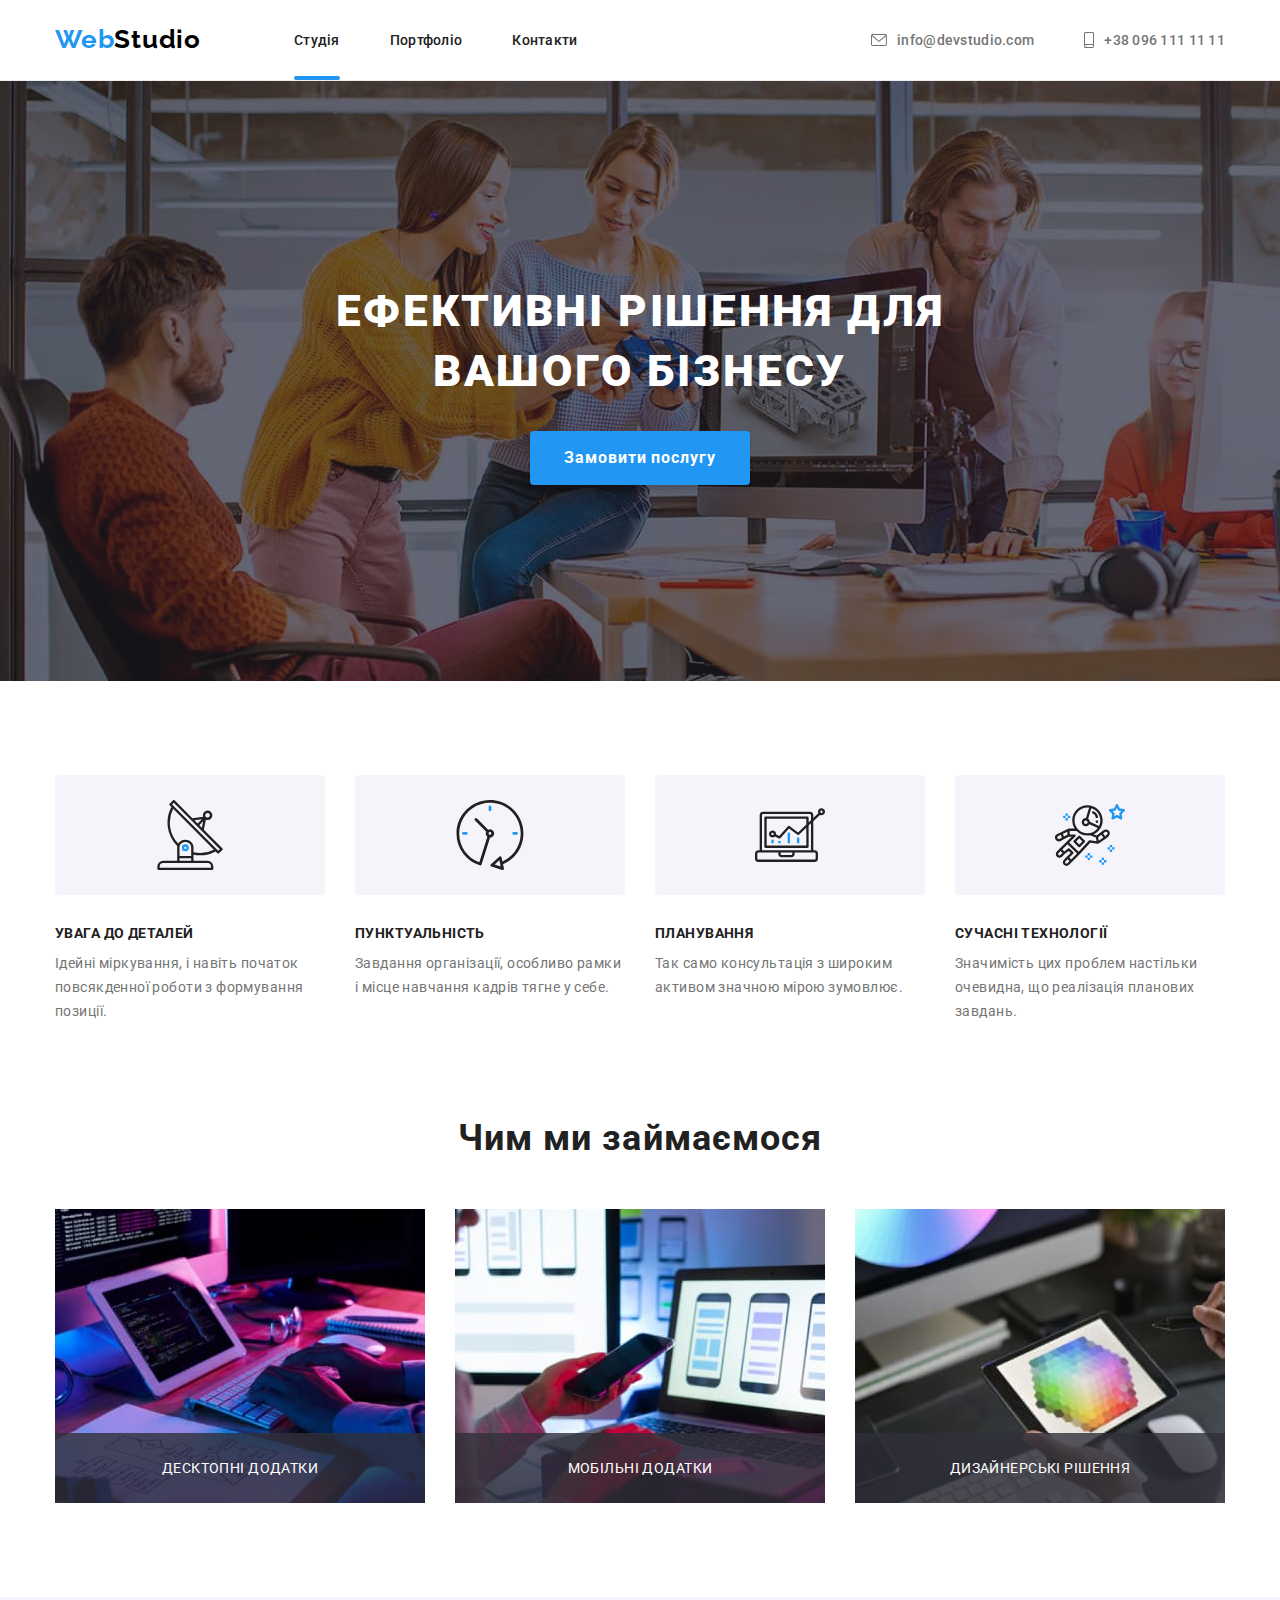
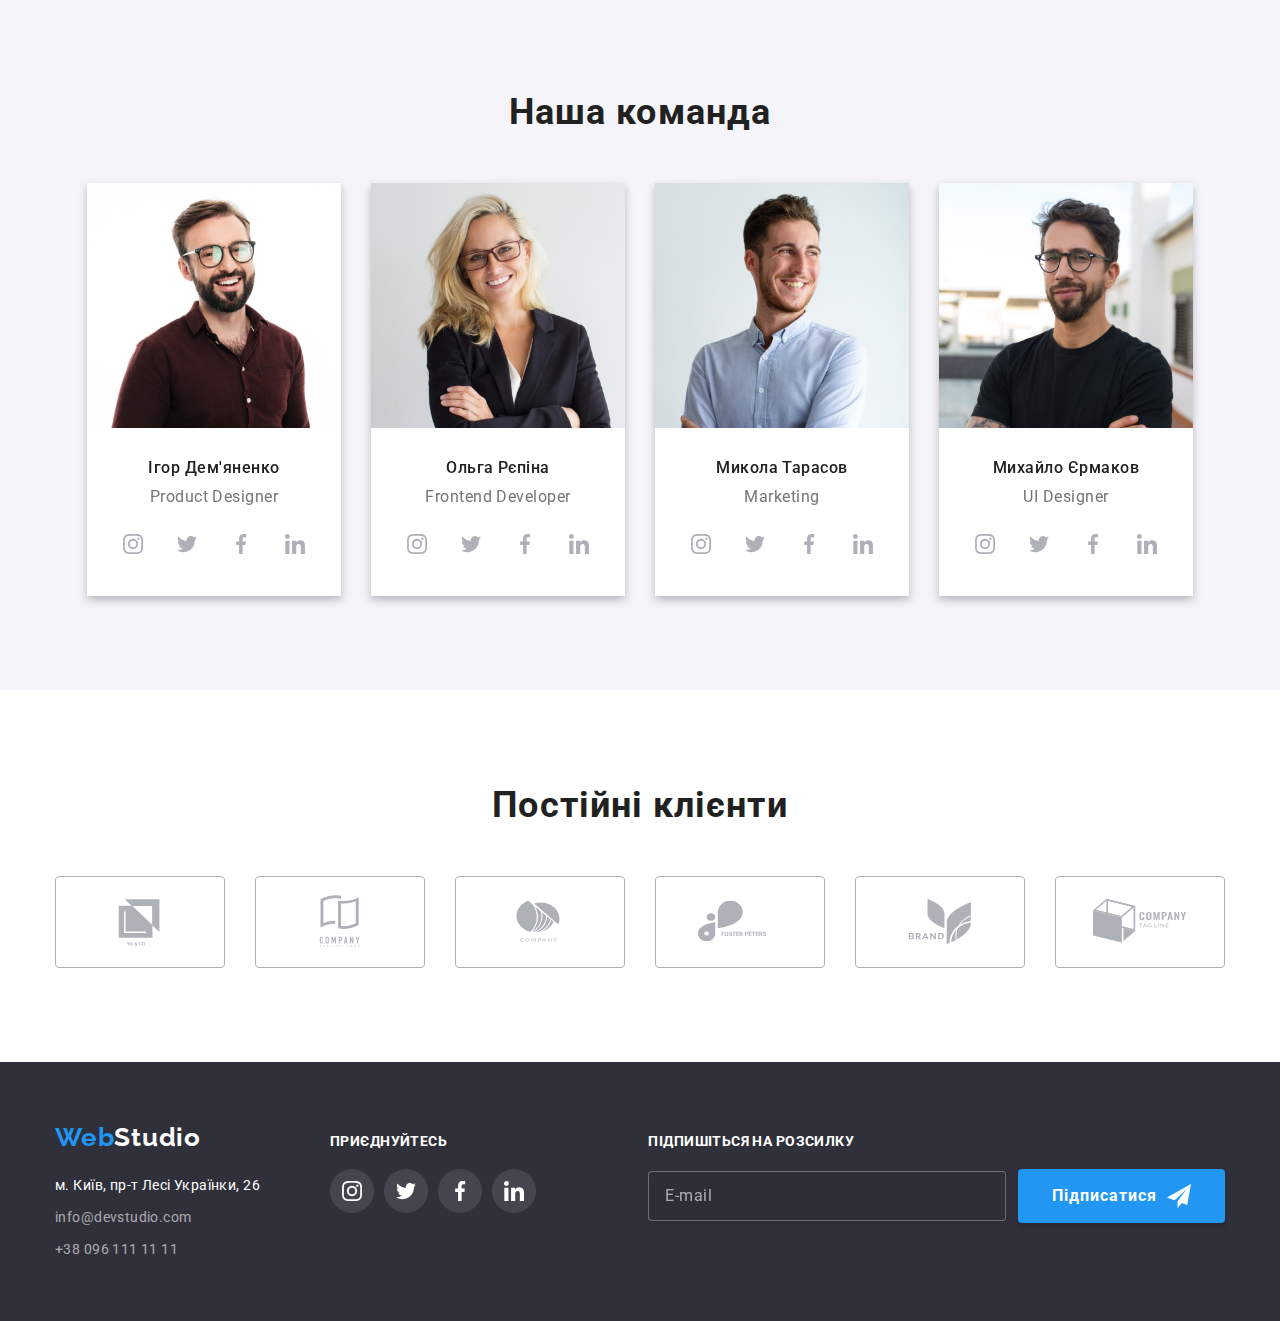
<file: index.html>
<!DOCTYPE html>
<html lang="uk">
  <head>
    <meta charset="UTF-8" />
    <meta http-equiv="X-UA-Compatible" content="IE=edge" />
    <meta name="viewport" content="width=device-width, initial-scale=1.0" />
    <title>Webstudio</title>
    <link
      rel="stylesheet"
      href="https://cdnjs.cloudflare.com/ajax/libs/modern-normalize/1.1.0/modern-normalize.css"
    />
    <link rel="preconnect" href="https://fonts.googleapis.com" />
    <link rel="preconnect" href="https://fonts.gstatic.com" crossorigin />
    <link
      href="https://fonts.googleapis.com/css2?family=Raleway:wght@700&family=Roboto:wght@400;500;700;900&display=swap"
      rel="stylesheet"
    />
    <link rel="stylesheet" href="./css/style.css" />
  </head>
  <body>
    <!-- HEADER -->
    <header>
      <div class="container">
        <a class="logo link" href="./index.html"
          >Web<span class="color-header">Studio</span></a
        >
        <nav class="header-nav">
          <ul class="list-item list">
            <li class="item">
              <a class="header-list-item link accent" href="./index.html"
                >Студія</a
              >
            </li>
            <li class="item">
              <a class="header-list-item link" href="./portfolio.html"
                >Портфоліо</a
              >
            </li>
            <li class="item">
              <a class="header-list-item link" href="#">Контакти</a>
            </li>
          </ul>
        </nav>
        <ul class="list-contact list">
          <li class="item">
            <a class="header-connection link" href="mailto:info@devstudio.com"
              ><svg width="16" height="12">
                <use href="./images/icons.svg#icon-envelope"></use></svg
              >info@devstudio.com</a
            >
          </li>
          <li class="item">
            <a class="header-connection link" href="tel:+380961111111"
              ><svg width="10" height="16">
                <use href="./images/icons.svg#icon-smartphone"></use></svg
              >+38 096 111 11 11</a
            >
          </li>
        </ul>
      </div>
    </header>
    <main>
      <!-- START -->
      <section class="start">
        <div class="container">
          <h1 class="start-title">Ефективні рішення для вашого бізнесу</h1>
          <button class="start-button button" type="button" data-modal-open>
            Замовити послугу
          </button>
        </div>
      </section>
      <!-- FEATURES -->
      <section class="features">
        <div class="container">
          <h2 class="visually-hidden">Features</h2>

          <ul class="list">
            <li class="text">
              <div class="icons-container">
                <svg class="feature-icons" width="70" height="70">
                  <use href="./images/icons.svg#icon-antenna"></use>
                </svg>
              </div>

              <h3 class="feature-titles">УВАГА ДО ДЕТАЛЕЙ</h3>
              <p class="fearture-after-title">
                Ідейні міркування, і навіть початок повсякденної роботи з
                формування позиції.
              </p>
            </li>

            <li class="text">
              <div class="icons-container">
                <svg class="feature-icons" width="70" height="70">
                  <use href="./images/icons.svg#icon-clock"></use>
                </svg>
              </div>
              <h3 class="feature-titles">ПУНКТУАЛЬНІСТЬ</h3>
              <p class="fearture-after-title">
                Завдання організації, особливо рамки і місце навчання кадрів
                тягне у себе.
              </p>
            </li>

            <li class="text">
              <div class="icons-container">
                <svg class="feature-icons" width="70" height="70">
                  <use href="./images/icons.svg#icon-diagram"></use>
                </svg>
              </div>
              <h3 class="feature-titles">ПЛАНУВАННЯ</h3>
              <p class="fearture-after-title">
                Так само консультація з широким активом значною мірою зумовлює.
              </p>
            </li>

            <li class="text">
              <div class="icons-container">
                <svg class="feature-icons" width="70" height="70">
                  <use href="./images/icons.svg#icon-astronaut"></use>
                </svg>
              </div>
              <h3 class="feature-titles">СУЧАСНІ ТЕХНОЛОГІЇ</h3>
              <p class="fearture-after-title">
                Значимість цих проблем настільки очевидна, що реалізація
                планових завдань.
              </p>
            </li>
          </ul>
        </div>
      </section>
      <!-- ABOUT -->
      <section class="about">
        <div class="container">
          <h2 class="about-title">Чим ми займаємося</h2>
          <ul class="list">
            <li class="about-img">
              <div class="about-wrapper">
                <img
                  src="./images/squoosh/boxone.jpg"
                  alt="Робота1"
                  width="370"
                />
                <p class="doing">Десктопні додатки</p>
              </div>
            </li>

            <li class="about-img">
              <div class="about-wrapper">
                <img
                  src="./images/squoosh/boxtwo.jpg"
                  alt="Робота2"
                  width="370"
                />
                <p class="doing">Мобільні додатки</p>
              </div>
            </li>

            <li class="about-img">
              <div class="about-wrapper">
                <img
                  src="./images/squoosh/boxthree.jpg"
                  alt="Робота3"
                  width="370"
                />
                <p class="doing">Дизайнерські рішення</p>
              </div>
            </li>
          </ul>
        </div>
      </section>
      <!-- TEAM -->
      <section class="team">
        <div class="container">
          <h2 class="team-main-title">Наша команда</h2>
          <ul class="team-list list">
            <li class="team-iteam">
              <img
                src="./images/squoosh/igor.jpg"
                alt="Product Designer"
                width="270"
              />
              <div class="team-text">
                <h3 class="team-title">Ігор Дем'яненко</h3>
                <p class="after-title">Product Designer</p>
                <ul class="social-icons list">
                  <li class="social-item">
                    <a class="social-link link" href="#">
                      <svg class="icons-svg" width="20" height="20">
                        <use href="./images/icons.svg#icon-instagram"></use>
                      </svg>
                    </a>
                  </li>
                  <li class="social-item">
                    <a class="social-link link" href="#">
                      <svg class="icons-svg" width="20" height="20">
                        <use href="./images/icons.svg#icon-twitter"></use>
                      </svg>
                    </a>
                  </li>
                  <li class="social-item">
                    <a class="social-link link" href="#">
                      <svg class="icons-svg" width="20" height="20">
                        <use href="./images/icons.svg#icon-facebook"></use>
                      </svg>
                    </a>
                  </li>
                  <li class="social-item">
                    <a class="social-link link" href="#">
                      <svg class="icons-svg" width="20" height="20">
                        <use href="./images/icons.svg#icon-linkedin"></use>
                      </svg>
                    </a>
                  </li>
                </ul>
              </div>
            </li>
            <li class="team-iteam">
              <img
                src="./images/squoosh/olga.jpg"
                alt="Frontend Developer"
                width="270"
              />
              <div class="team-text">
                <h3 class="team-title">Ольга Рєпіна</h3>
                <p class="after-title">Frontend Developer</p>
                <ul class="social-icons list">
                  <li class="social-item">
                    <a class="social-link link" href="#">
                      <svg class="icons-svg" width="20" height="20">
                        <use href="./images/icons.svg#icon-instagram"></use>
                      </svg>
                    </a>
                  </li>
                  <li class="social-item">
                    <a class="social-link link" href="#">
                      <svg class="icons-svg" width="20" height="20">
                        <use href="./images/icons.svg#icon-twitter"></use>
                      </svg>
                    </a>
                  </li>
                  <li class="social-item">
                    <a class="social-link link" href="#">
                      <svg class="icons-svg" width="20" height="20">
                        <use href="./images/icons.svg#icon-facebook"></use>
                      </svg>
                    </a>
                  </li>
                  <li class="social-item">
                    <a class="social-link link" href="#">
                      <svg class="icons-svg" width="20" height="20">
                        <use href="./images/icons.svg#icon-linkedin"></use>
                      </svg>
                    </a>
                  </li>
                </ul>
              </div>
            </li>
            <li class="team-iteam">
              <img
                src="./images/squoosh/kolia.jpg"
                alt="Marketing"
                width="270"
              />
              <div class="team-text">
                <h3 class="team-title">Микола Тарасов</h3>
                <p class="after-title">Marketing</p>
                <ul class="social-icons list">
                  <li class="social-item">
                    <a class="social-link link" href="#">
                      <svg class="icons-svg" width="20" height="20">
                        <use href="./images/icons.svg#icon-instagram"></use>
                      </svg>
                    </a>
                  </li>
                  <li class="social-item">
                    <a class="social-link link" href="#">
                      <svg class="icons-svg" width="20" height="20">
                        <use href="./images/icons.svg#icon-twitter"></use>
                      </svg>
                    </a>
                  </li>
                  <li class="social-item">
                    <a class="social-link link" href="#">
                      <svg class="icons-svg" width="20" height="20">
                        <use href="./images/icons.svg#icon-facebook"></use>
                      </svg>
                    </a>
                  </li>
                  <li class="social-item">
                    <a class="social-link link" href="#">
                      <svg class="icons-svg" width="20" height="20">
                        <use href="./images/icons.svg#icon-linkedin"></use>
                      </svg>
                    </a>
                  </li>
                </ul>
              </div>
            </li>
            <li class="team-iteam">
              <img
                src="./images/squoosh/misha.jpg"
                alt="UI Designer"
                width="270"
              />
              <div class="team-text">
                <h3 class="team-title">Михайло Єрмаков</h3>
                <p class="after-title">UI Designer</p>
                <ul class="social-icons list">
                  <li class="social-item">
                    <a class="social-link link" href="#">
                      <svg class="icons-svg" width="20" height="20">
                        <use href="./images/icons.svg#icon-instagram"></use>
                      </svg>
                    </a>
                  </li>
                  <li class="social-item">
                    <a class="social-link link" href="#">
                      <svg class="icons-svg" width="20" height="20">
                        <use href="./images/icons.svg#icon-twitter"></use>
                      </svg>
                    </a>
                  </li>
                  <li class="social-item">
                    <a class="social-link link" href="#">
                      <svg class="icons-svg" width="20" height="20">
                        <use href="./images/icons.svg#icon-facebook"></use>
                      </svg>
                    </a>
                  </li>
                  <li class="social-item">
                    <a class="social-link link" href="#">
                      <svg class="icons-svg" width="20" height="20">
                        <use href="./images/icons.svg#icon-linkedin"></use>
                      </svg>
                    </a>
                  </li>
                </ul>
              </div>
            </li>
          </ul>
        </div>
      </section>
      <!-- CLIENTS -->
      <section class="clients">
        <div class="container">
          <h2 class="clients-title">Постійні клієнти</h2>
          <nav class="clients-nav">
            <ul class="list">
              <li class="clients-items">
                <a class="link-nav link" href="#"
                  ><svg class="clients-svg" width="106" height="60">
                    <use href="./images/icons.svg#icon-group"></use>
                  </svg>
                </a>
              </li>
              <li class="clients-items">
                <a class="link-nav link" href="#"
                  ><svg class="clients-svg" width="106" height="60">
                    <use href="./images/icons.svg#icon-c-tegline"></use>
                  </svg>
                </a>
              </li>
              <li class="clients-items">
                <a class="link-nav link" href="#"
                  ><svg class="clients-svg" width="106" height="60">
                    <use href="./images/icons.svg#icon-company"></use>
                  </svg>
                </a>
              </li>
              <li class="clients-items">
                <a class="link-nav link" href="#"
                  ><svg class="clients-svg" width="106" height="60">
                    <use href="./images/icons.svg#icon-foster"></use>
                  </svg>
                </a>
              </li>
              <li class="clients-items">
                <a class="link-nav link" href="#"
                  ><svg class="clients-svg" width="106" height="60">
                    <use href="./images/icons.svg#icon-brand"></use>
                  </svg>
                </a>
              </li>
              <li class="clients-items">
                <a class="link-nav link" href="#"
                  ><svg class="clients-svg" width="106" height="60">
                    <use href="./images/icons.svg#icon-tegline"></use>
                  </svg>
                </a>
              </li>
            </ul>
          </nav>
        </div>
      </section>
    </main>
    <!-- FOOTER -->
    <footer>
      <div class="container">
        <div class="footer-container">
          <a class="logo link" href="/"
            >Web<span class="color-footer">Studio</span></a
          >
          <address class="address">
            <ul class="list">
              <li class="items">
                <a
                  class="footer-address link footer-color"
                  href="https://goo.gl/maps/bSSHPCnqy66o2TcW6"
                  target="_blank"
                  rel="noopenner nofollow noreferrer"
                  >м. Київ, пр-т Лесі Українки, 26</a
                >
              </li>
              <li class="items">
                <a
                  class="footer-mail link footer-color"
                  href="mailto:info@devstudio.com"
                  >info@devstudio.com</a
                >
              </li>
              <li class="items">
                <a class="footer-tel link footer-color" href="tel:+380961111111"
                  >+38 096 111 11 11</a
                >
              </li>
            </ul>
          </address>
        </div>
        <div class="footer-socials">
          <p class="footer-title">приєднуйтесь</p>
          <ul class="footer-icons list">
            <li class="footer-item">
              <a class="footer-link link" href="#">
                <svg class="icons-svg" width="20" height="20">
                  <use href="./images/icons.svg#icon-instagram"></use>
                </svg>
              </a>
            </li>
            <li class="footer-item">
              <a class="footer-link link" href="#">
                <svg class="icons-svg" width="20" height="20">
                  <use href="./images/icons.svg#icon-twitter"></use>
                </svg>
              </a>
            </li>
            <li class="footer-item">
              <a class="footer-link link" href="#">
                <svg class="icons-svg" width="20" height="20">
                  <use href="./images/icons.svg#icon-facebook"></use>
                </svg>
              </a>
            </li>
            <li class="footer-item">
              <a class="footer-link link" href="#">
                <svg class="icons-svg" width="20" height="20">
                  <use href="./images/icons.svg#icon-linkedin"></use>
                </svg>
              </a>
            </li>
          </ul>
        </div>
        <div class="footer-signup">
          <form>
            <p class="footer-send">Підпишіться на розсилку</p>
            <div class="container-send">
              <label class="label-send">
                <input
                  class="input-send"
                  type="email"
                  name="mail"
                  id="mail"
                  placeholder="E-mail"
                />
              </label>
              <button class="send-button button" type="submit">
                Підписатися
              </button>
            </div>
          </form>
        </div>
      </div>
    </footer>
    <div class="modal-backdrop is-hidden" data-modal>
      <div class="modal">
        <div class="close-sign">
          <svg class="close-icon" width="30" height="30" data-modal-close>
            <use href="./images/icons.svg#icon-close"></use>
          </svg>
        </div>
        <form class="form">
          <p class="form-text">Залиште свої дані, ми вам передзвонимо</p>

          <label class="form-container">
            <span class="label-text">Ім'я</span>
            <input type="text" name="name" class="form-input" />
            <svg class="form-icon" width="18" height="18">
              <use href="./images/icons.svg#icon-person-black"></use>
            </svg>
          </label>

          <label class="form-container">
            <span class="label-text">Телефон</span>
            <input type="tel" name="tel" class="form-input" />

            <svg class="form-icon" width="18" height="18">
              <use href="./images/icons.svg#icon-phone-black"></use>
            </svg>
          </label>
          <label class="form-container">
            <span class="label-text">Пошта</span>
            <input type="email" name="mail" class="form-input" />

            <svg class="form-icon" width="18" height="18">
              <use href="./images/icons.svg#icon-email-black"></use>
            </svg>
          </label>
          <label class="form-container comment-container">
            <span class="label-text">Коментар</span>
            <textarea
              name="comment"
              class="comment"
              placeholder="Введіть текст"
            ></textarea>
          </label>

          <label class="check-container">
            <input class="checkbox" type="checkbox" name="agree" />
            <span class="form-marker"></span>
            <span class="marker-text"
              >Погоджуюся з розсилкою та приймаю
              <a class="form-link" href="#">Умови договору</a></span
            >
          </label>

          <button class="form-button button" type="submit">Відправити</button>
        </form>
      </div>
    </div>
    <script src="./js/modal.js"></script>
  </body>
</html>
</file>
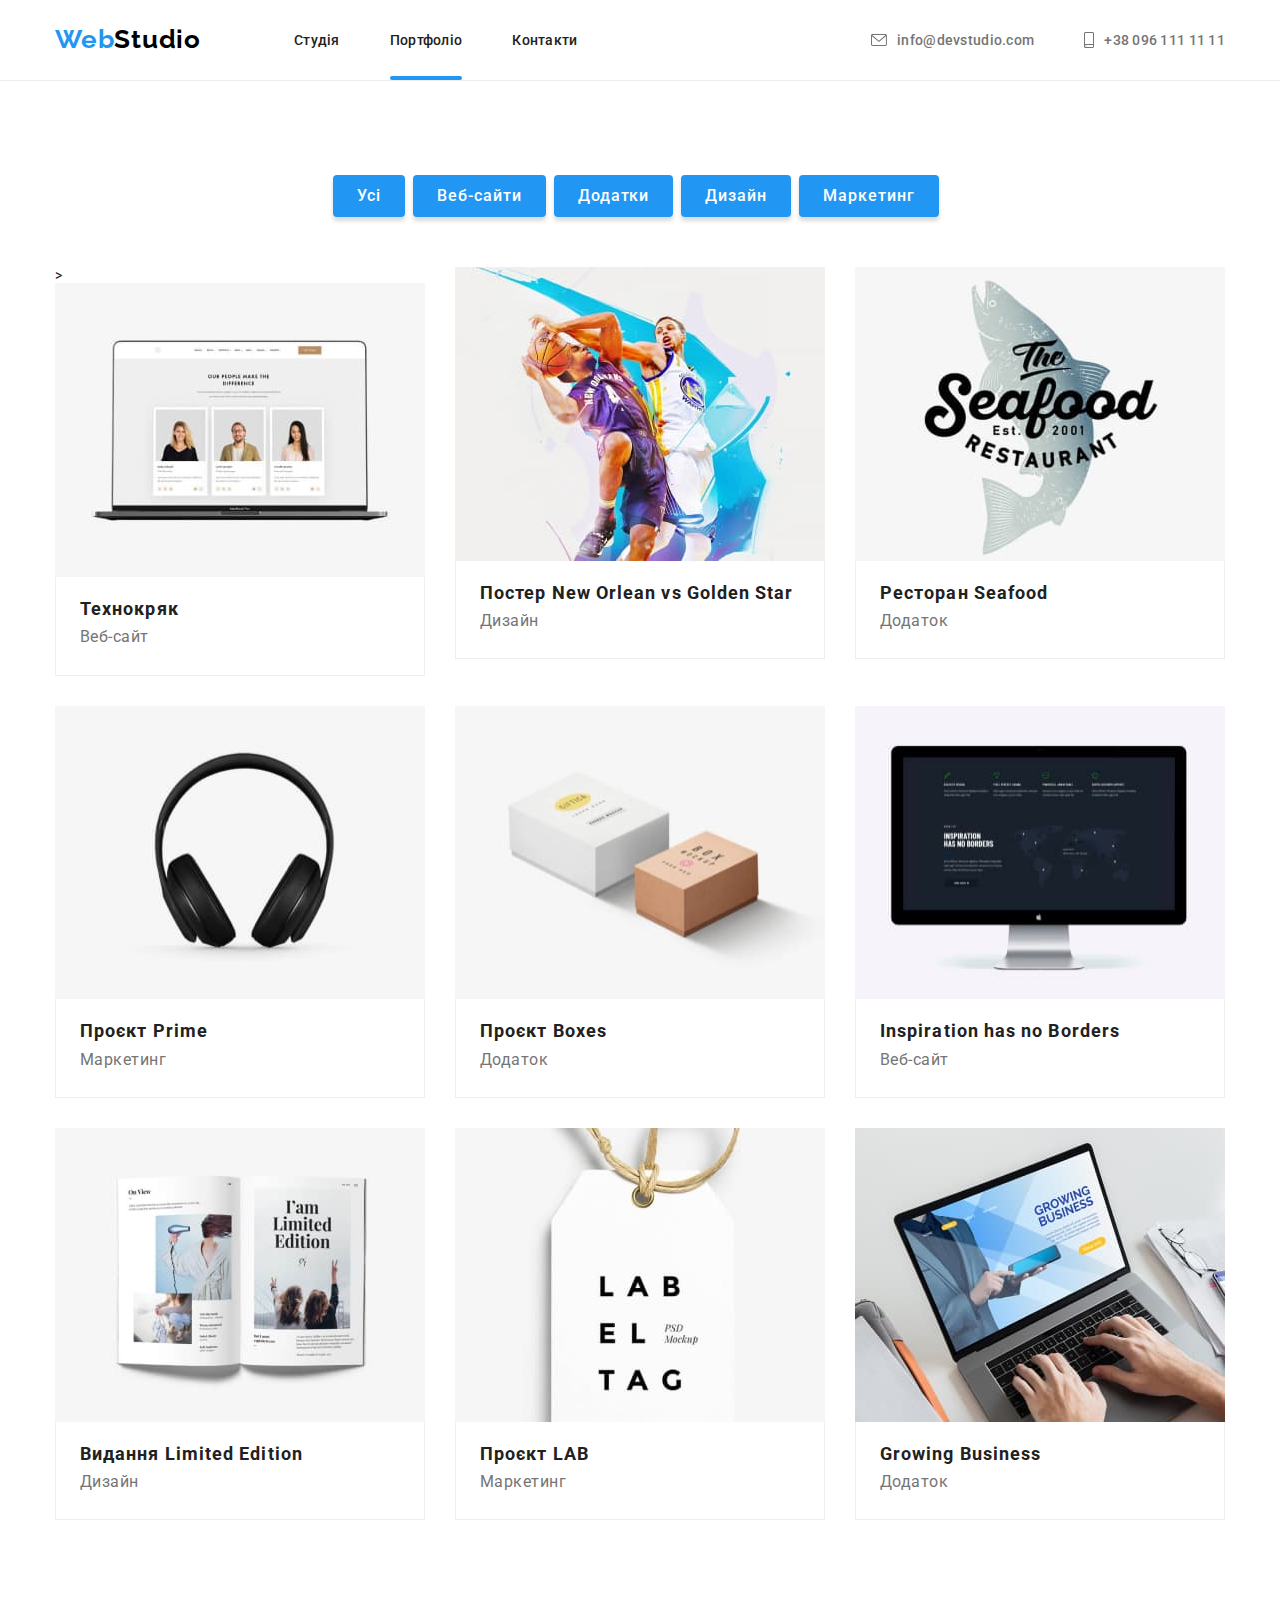
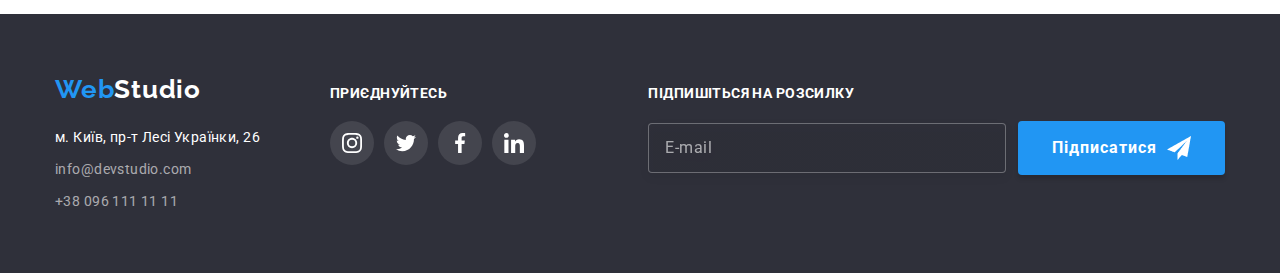
<file: portfolio.html>
<!DOCTYPE html>
<html lang="uk">
  <head>
    <meta charset="UTF-8" />
    <meta http-equiv="X-UA-Compatible" content="IE=edge" />
    <meta name="viewport" content="width=device-width, initial-scale=1.0" />
    <title>Portfolio</title>
    <link
      rel="stylesheet"
      href="https://cdnjs.cloudflare.com/ajax/libs/modern-normalize/1.1.0/modern-normalize.css"
    />
    <link rel="preconnect" href="https://fonts.googleapis.com" />
    <link rel="preconnect" href="https://fonts.gstatic.com" crossorigin />
    <link
      href="https://fonts.googleapis.com/css2?family=Raleway:wght@700&family=Roboto:wght@400;500;700;900&display=swap"
      rel="stylesheet"
    />
    <link rel="stylesheet" href="./css/style.css" />
  </head>
  <body>
    <!-- HEADER -->
    <header>
      <div class="container">
        <a class="logo link" href="./index.html"
          >Web<span class="color-header">Studio</span></a
        >
        <nav class="header-nav">
          <ul class="list-item list">
            <li class="item">
              <a class="header-list-item link" href="./index.html">Студія</a>
            </li>
            <li class="item">
              <a class="header-list-item link accent" href="./portfolio.html"
                >Портфоліо</a
              >
            </li>
            <li class="item">
              <a class="header-list-item link" href="#">Контакти</a>
            </li>
          </ul>
        </nav>
        <ul class="list-contact list">
          <li class="item">
            <a class="header-connection link" href="mailto:info@devstudio.com"
              ><svg width="16" height="12">
                <use href="./images/icons.svg#icon-envelope"></use></svg
              >info@devstudio.com</a
            >
          </li>
          <li class="item">
            <a class="header-connection link" href="tel:+380961111111"
              ><svg width="10" height="16">
                <use href="./images/icons.svg#icon-smartphone"></use></svg
              >+38 096 111 11 11</a
            >
          </li>
        </ul>
      </div>
    </header>
    <main>
      <!--BUTTON-->
      <section class="portfolio-button">
        <div class="container">
          <h1 class="visually-hidden">Portfolio</h1>
          <ul class="portfolio-list list">
            <li class="item">
              <button class="portfolio-btn button" type="button">Усі</button>
            </li>
            <li class="item">
              <button class="portfolio-btn button" type="button">
                Веб-сайти
              </button>
            </li>
            <li class="item">
              <button class="portfolio-btn button" type="button">
                Додатки
              </button>
            </li>
            <li class="item">
              <button class="portfolio-btn button" type="button">Дизайн</button>
            </li>
            <li class="item">
              <button class="portfolio-btn button" type="button">
                Маркетинг
              </button>
            </li>
          </ul>
          <!--Portfolio-->
          <ul class="portfolio-main-list list">
            <li class="main-items">
              <div class="portfolio-wrapper">
                <a class="portfolio-link link" href="/">
                  ><img src="./images/tehno.jpg" alt="Технокряк" />
                  <div class="text-window">
                    Ресурс пропонує комплексні пропозиції з різним рівнем
                    функціоналу та сервісів. Все це дозволить відвідувачу
                    отримати вичерпні відомості про компанію чи приватну особу.
                  </div>

                  <div class="portfolio-text">
                    <h2 class="portfolio-title">Технокряк</h2>
                    <p class="portfolio-after-title">Веб-сайт</p>
                  </div>
                </a>
              </div>
            </li>

            <li class="main-items">
              <div class="portfolio-wrapper">
                <a class="portfolio-link link" href="/">
                  <img
                    src="./images/goldenstar.jpg"
                    alt="Постер Новий орлеан"
                  />
                  <div class="text-window">
                    Ресурс пропонує комплексні пропозиції з різним рівнем
                    функціоналу та сервісів. Все це дозволить відвідувачу
                    отримати вичерпні відомості про компанію чи приватну особу.
                  </div>
                  <div class="portfolio-text">
                    <h2 class="portfolio-title">
                      Постер New Orlean vs Golden Star
                    </h2>
                    <p class="portfolio-after-title">Дизайн</p>
                  </div>
                </a>
              </div>
            </li>

            <li class="main-items">
              <div class="portfolio-wrapper">
                <a class="portfolio-link link" href="/">
                  <img src="./images/seafood.jpg" alt="Ресторан Морепродукти" />
                  <div class="text-window">
                    Ресурс пропонує комплексні пропозиції з різним рівнем
                    функціоналу та сервісів. Все це дозволить відвідувачу
                    отримати вичерпні відомості про компанію чи приватну особу.
                  </div>

                  <div class="portfolio-text">
                    <h2 class="portfolio-title">Ресторан Seafood</h2>
                    <p class="portfolio-after-title">Додаток</p>
                  </div>
                </a>
              </div>
            </li>

            <li class="main-items">
              <div class="portfolio-wrapper">
                <a class="portfolio-link link" href="/">
                  <img src="./images/prime.jpg" alt="Проєкт" />
                  <div class="text-window">
                    Ресурс пропонує комплексні пропозиції з різним рівнем
                    функціоналу та сервісів. Все це дозволить відвідувачу
                    отримати вичерпні відомості про компанію чи приватну особу.
                  </div>

                  <div class="portfolio-text">
                    <h2 class="portfolio-title">Проєкт Prime</h2>
                    <p class="portfolio-after-title">Маркетинг</p>
                  </div>
                </a>
              </div>
            </li>

            <li class="main-items">
              <div class="portfolio-wrapper">
                <a class="portfolio-link link" href="/">
                  <img src="./images/boxes.jpg" alt="Проєкт Коробки" />
                  <div class="text-window">
                    Ресурс пропонує комплексні пропозиції з різним рівнем
                    функціоналу та сервісів. Все це дозволить відвідувачу
                    отримати вичерпні відомості про компанію чи приватну особу.
                  </div>

                  <div class="portfolio-text">
                    <h2 class="portfolio-title">Проєкт Boxes</h2>
                    <p class="portfolio-after-title">Додаток</p>
                  </div>
                </a>
              </div>
            </li>

            <li class="main-items">
              <div class="portfolio-wrapper">
                <a class="portfolio-link link" href="/">
                  <img src="./images/inspsration.jpg" alt="Натхнення" />
                  <div class="text-window">
                    Ресурс пропонує комплексні пропозиції з різним рівнем
                    функціоналу та сервісів. Все це дозволить відвідувачу
                    отримати вичерпні відомості про компанію чи приватну особу.
                  </div>

                  <div class="portfolio-text">
                    <h2 class="portfolio-title">Inspiration has no Borders</h2>
                    <p class="portfolio-after-title">Веб-сайт</p>
                  </div>
                </a>
              </div>
            </li>

            <li class="main-items">
              <div class="portfolio-wrapper">
                <a class="portfolio-link link" href="/">
                  <img src="./images/edition.jpg" alt="Видання" />
                  <div class="text-window">
                    Ресурс пропонує комплексні пропозиції з різним рівнем
                    функціоналу та сервісів. Все це дозволить відвідувачу
                    отримати вичерпні відомості про компанію чи приватну особу.
                  </div>

                  <div class="portfolio-text">
                    <h2 class="portfolio-title">Видання Limited Edition</h2>
                    <p class="portfolio-after-title">Дизайн</p>
                  </div>
                </a>
              </div>
            </li>

            <li class="main-items">
              <div class="portfolio-wrapper">
                <a class="portfolio-link link" href="/">
                  <img src="./images/lab.jpg" alt="Проєкт ЛАБ" />
                  <div class="text-window">
                    Ресурс пропонує комплексні пропозиції з різним рівнем
                    функціоналу та сервісів. Все це дозволить відвідувачу
                    отримати вичерпні відомості про компанію чи приватну особу.
                  </div>

                  <div class="portfolio-text">
                    <h2 class="portfolio-title">Проєкт LAB</h2>
                    <p class="portfolio-after-title">Маркетинг</p>
                  </div>
                </a>
              </div>
            </li>

            <li class="main-items">
              <div class="portfolio-wrapper">
                <a class="portfolio-link link" href="/">
                  <img src="./images/business.jpg" alt="Ріст бізнесу" />
                  <div class="text-window">
                    Ресурс пропонує комплексні пропозиції з різним рівнем
                    функціоналу та сервісів. Все це дозволить відвідувачу
                    отримати вичерпні відомості про компанію чи приватну особу.
                  </div>

                  <div class="portfolio-text">
                    <h2 class="portfolio-title">Growing Business</h2>
                    <p class="portfolio-after-title">Додаток</p>
                  </div>
                </a>
              </div>
            </li>
          </ul>
        </div>
      </section>
    </main>
    <!-- FOOTER -->
    <footer>
      <div class="container">
        <div class="footer-container">
          <a class="logo link" href="/"
            >Web<span class="color-footer">Studio</span></a
          >
          <address class="address">
            <ul class="list">
              <li class="items">
                <a
                  class="footer-address link footer-color"
                  href="https://goo.gl/maps/bSSHPCnqy66o2TcW6"
                  target="_blank"
                  rel="noopenner nofollow noreferrer"
                  >м. Київ, пр-т Лесі Українки, 26</a
                >
              </li>
              <li class="items">
                <a
                  class="footer-mail link footer-color"
                  href="mailto:info@devstudio.com"
                  >info@devstudio.com</a
                >
              </li>
              <li class="items">
                <a class="footer-tel link footer-color" href="tel:+380961111111"
                  >+38 096 111 11 11</a
                >
              </li>
            </ul>
          </address>
        </div>
        <div class="footer-socials">
          <p class="footer-title">приєднуйтесь</p>
          <ul class="footer-icons list">
            <li class="footer-item">
              <a class="footer-link link" href="#">
                <svg class="icons-svg" width="20" height="20">
                  <use href="./images/icons.svg#icon-instagram"></use>
                </svg>
              </a>
            </li>
            <li class="footer-item">
              <a class="footer-link link" href="#">
                <svg class="icons-svg" width="20" height="20">
                  <use href="./images/icons.svg#icon-twitter"></use>
                </svg>
              </a>
            </li>
            <li class="footer-item">
              <a class="footer-link link" href="#">
                <svg class="icons-svg" width="20" height="20">
                  <use href="./images/icons.svg#icon-facebook"></use>
                </svg>
              </a>
            </li>
            <li class="footer-item">
              <a class="footer-link link" href="#">
                <svg class="icons-svg" width="20" height="20">
                  <use href="./images/icons.svg#icon-linkedin"></use>
                </svg>
              </a>
            </li>
          </ul>
        </div>
        <div class="footer-signup">
          <form>
            <p class="footer-send">Підпишіться на розсилку</p>
            <div class="container-send">
              <label class="label-send">
                <input
                  class="input-send"
                  type="email"
                  name="mail"
                  id="mail"
                  placeholder="E-mail"
                />
              </label>
              <button class="send-button button" type="submit">
                Підписатися
              </button>
            </div>
          </form>
        </div>
      </div>
    </footer>
  </body>
</html>
</file>
<file: css/style.css>
/*General styles*/
:root {
  --main-color: #212121;
  --second-color: #757575;
  --accent-color: #2196f3;
  --third-color: #ffffff;
  --contact-color: rgba(255, 255, 255, 0.6);
  --black-color: #000000;
  --accent-btn-color: #188ce8;
  --footer-color: #2f303a;
  --background-color: #f5f4fa;
  --icon-color: #afb1b8;
  --border-color: #eeeeee;
}
body {
  font-family: "Roboto", "Raleway", "Tahoma", san-serif;
  background-color: var(--third-color);
  color: var(--main-color);
  font-size: 14px;
}
h1,
h2,
h3,
p,
ul {
  margin: 0;
  padding: 0;
}
.container {
  width: 1200px;
  margin-left: auto;
  margin-right: auto;
  padding-left: 15px;
  padding-right: 15px;
}
.link {
  text-decoration: none;
  transition: color 250ms cubic-bezier(0.4, 0, 0.2, 1);
}
.list {
  list-style: none;
}
.logo {
  font-family: "Raleway", sans-serif;
  font-weight: 700;
  font-size: 26px;
  line-height: calc(31 / 26);
  letter-spacing: 0.03em;
  color: var(--accent-color);
}
.color-header {
  color: var(--black-color);
}
.color-footer {
  color: var(--third-color);
}
.button {
  display: inline-block;
  margin: 0 auto;
  padding: 10px 32px;
  font-weight: 700;
  font-size: 16px;
  line-height: calc(30 / 16);
  display: flex;
  align-items: center;
  text-align: center;
  letter-spacing: 0.06em;
  color: var(--third-color);
  background: var(--accent-color);
  border-radius: 4px;
  box-shadow: 0px 4px 4px rgba(0, 0, 0, 0.15);
  border-color: transparent;
  transition: color 250ms cubic-bezier(0.4, 0, 0.2, 1);

  cursor: pointer;
  font-family: inherit;
}
.button:hover,
.button:focus {
  background-color: var(--accent-btn-color);
}

.visually-hidden {
  position: absolute;
  width: 1px;
  height: 1px;
  margin: -1px;
  border: 0;
  padding: 0;
  white-space: nowrap;
  clip-path: inset(100%);
  clip: rect(0 0 0 0);
  overflow: hidden;
}
img {
  display: block;
  width: 100%;
  height: auto;
}
svg {
  fill: var(--icon-color);
}
/*Header styles*/

header {
  border-bottom: 1px solid #ececec;
}

header .container {
  display: flex;
  align-items: center;
}
.list-item {
  display: flex;
}

.list-contact {
  display: flex;
  margin-left: auto;
  align-items: center;
}
.header-list-item {
  padding-top: 32px;
  padding-bottom: 32px;
  font-weight: 500;
  line-height: calc(16 / 14);
  letter-spacing: 0.02em;
  font-family: inherit;
  color: inherit;
}
.list-item .item:not(:last-child) {
  margin-right: 50px;
}

.header-list-item:hover,
.header-list-item:focus {
  color: var(--accent-color);
}

header .logo {
  margin-right: 93px;
  padding-top: 24px;
  padding-bottom: 25px;
}

.list-contact .item:not(:last-child) {
  margin-right: 50px;
}

.list-contact svg {
  margin-right: 10px;
  fill: currentColor;
}
.header-connection {
  display: flex;
  align-items: center;
  font-weight: 500;
  line-height: calc(16 / 14);
  letter-spacing: 0.02em;
  color: var(--second-color);
}
.header-connection:hover,
.header-connection:focus {
  color: var(--accent-color);
}
.accent {
  position: relative;
}
.accent:visited {
  color: var(--accent-color);
}
.accent::after {
  content: "";
  display: inline-block;
  width: 100%;
  height: 4px;
  background: #2196f3;
  border-radius: 2px;
  position: absolute;
  bottom: 0;
  left: 0;
}
/*Start styles*/
.start {
  padding-top: 200px;
  padding-bottom: 200px;
  text-align: center;
  background-color: #c4c4c4;
  background-image: linear-gradient(
      rgba(47, 48, 58, 0.4),
      rgba(47, 48, 58, 0.4)
    ),
    url(../images/bg-image.jpg);
  background-repeat: no-repeat;
  background-size: cover;
  margin-left: auto;
  margin-right: auto;
  max-width: 1600px;
  height: 600px;
}
.start-title {
  max-width: 696px;
  margin: 0 auto 30px;

  font-weight: 900;
  font-size: 44px;
  line-height: calc(60 / 44);
  letter-spacing: 0.06em;
  text-transform: uppercase;
  color: var(--third-color);
}
.start-button {
  margin: 0 auto;
  padding: 10px 32px;

  font-weight: 700;
  font-size: 16px;
  line-height: calc(30 / 16);
  display: flex;
  align-items: center;
  text-align: center;
  letter-spacing: 0.06em;
  color: var(--third-color);
  background: var(--accent-color);
  border-radius: 4px;
  box-shadow: 0px 4px 4px rgba(0, 0, 0, 0.15);
}
/* .start-button:hover,
.start-button:focus {
  background-color: var(--accent-btn-color);
} */

/*Feature styles*/
.features .container {
  display: flex;
}
.features {
  padding-top: 94px;
  padding-bottom: 94px;
}
.features .list {
  display: flex;
  flex-wrap: wrap;
  gap: 30px;
}
.list .text {
  flex-basis: calc((100% - 90px) / 4);
}
.icons-container {
  display: flex;
  justify-content: center;
  align-items: center;
  margin-bottom: 30px;
  width: 270px;
  height: 120px;
  background: #f5f4fa;
  border-radius: 4px;
}

.feature-titles {
  margin-bottom: 10px;
  font-size: 14px;
  line-height: calc(16 / 14);
  letter-spacing: 0.03em;
  text-transform: uppercase;
}
.fearture-after-title {
  line-height: calc(24 / 14);
  letter-spacing: 0.03em;
  color: var(--second-color);
}

/*About styles*/
.about {
  padding-bottom: 94px;
}
.about-title {
  margin-bottom: 50px;
  font-size: 36px;
  line-height: calc(42 / 36);
  text-align: center;
  letter-spacing: 0.03em;
}
.about .list {
  display: flex;
  gap: 30px;
}

.about .list .about-img {
  flex-basis: calc((100%-60px) / 3);
}
.about-wrapper {
  position: relative;
}
.doing {
  position: absolute;

  height: 70px;
  right: 0;
  bottom: 0;
  left: 0;
  display: flex;
  align-items: center;
  justify-content: center;

  font-size: 14px;
  line-height: calc(16 / 14);
  text-align: center;
  letter-spacing: 0.03em;
  text-transform: uppercase;
  color: var(--third-color);
  background-color: rgba(47, 48, 58, 0.8);
}

/* Team styles*/
.team {
  padding-top: 94px;
  padding-bottom: 94px;
  background-color: var(--background-color);
}
.team-list {
  display: flex;
  gap: 30px;
  padding: 0 32px;
}
.team-text {
  padding-top: 30px;
  padding-bottom: 30px;
}
.team-iteam {
  flex-basis: calc((100%-90px) / 4);
  background-color: var(--third-color);
  filter: drop-shadow(0px 4px 4px rgba(0, 0, 0, 0.25));
}
.team-main-title {
  margin-bottom: 50px;
  font-size: 36px;
  line-height: calc(42 / 36);
  text-align: center;
  letter-spacing: 0.03em;
}
.team-title {
  margin-bottom: 10px;

  font-weight: 500;
  font-size: 16px;
  line-height: calc(19 / 16);
  text-align: center;
  letter-spacing: 0.03em;
}
.after-title {
  margin-bottom: 16px;
  font-size: 16px;
  line-height: calc(19 / 16);
  text-align: center;
  letter-spacing: 0.03em;
  color: var(--second-color);
}
.social-icons {
  display: flex;
  justify-content: center;
}

.social-item {
  width: 44px;
  height: 44px;
  background-color: var(--third-color);
  border-radius: 50%;
}
.social-item:not(:last-child) {
  margin-right: 10px;
}
.social-link {
  display: flex;
  justify-content: center;
  align-items: center;
  width: 100%;
  height: 100%;
  border-radius: 50%;
}

.social-link:hover,
.social-link:focus {
  background-color: var(--accent-color);
}
.social-link:hover svg,
.social-link:focus svg {
  fill: var(--third-color);
}

/*Clients styles*/
.clients {
  padding-top: 94px;
  padding-bottom: 94px;
}
.clients-title {
  font-size: 36px;
  line-height: calc(42 / 36);
  text-align: center;
  letter-spacing: 0.03em;
  color: var(--main-color);
  margin-bottom: 50px;
}
.clients .list {
  display: flex;
  justify-content: center;
}
.clients-items {
  width: 170px;
  height: 92px;
  border-radius: 4px;
}
.link-nav {
  display: flex;
  justify-content: center;
  align-items: center;
  border: 1px solid var(--icon-color);
  border-radius: 4px;
  width: 100%;
  height: 100%;
}
.link-nav:hover,
.link-nav:focus {
  border: 1px solid var(--accent-color);
}
.link-nav:hover svg,
.link-nav:focus svg {
  fill: var(--accent-color);
}
.clients-items:not(:last-child) {
  margin-right: 30px;
}

/*Footer styles*/
footer {
  margin-left: auto;
  margin-right: auto;
  display: flex;
  padding-top: 60px;
  padding-bottom: 60px;
  background-color: var(--footer-color);
}
footer .container {
  display: flex;
  align-items: baseline;
}
.footer-container {
  margin-right: 70px;
}
footer .logo {
  display: inline-block;
  margin-bottom: 20px;
}
footer .list .items:not(:last-child) {
  margin-bottom: 8px;
}

.footer-address {
  display: inline-block;
  line-height: calc(24 / 14);
  letter-spacing: 0.03em;
  color: var(--third-color);
}
.footer-mail {
  line-height: calc(24 / 14);
  letter-spacing: 0.03em;
  color: var(--contact-color);
}
.footer-tel {
  display: inline-block;
  line-height: calc(24 / 14);
  letter-spacing: 0.03em;
  color: var(--contact-color);
}
.address {
  font-style: normal;
}
.footer-color:hover,
.footer-color:focus {
  color: var(--accent-color);
}
.footer-title {
  margin-bottom: 20px;
  font-weight: 700;
  font-size: 14px;
  line-height: calc(16 / 14);
  letter-spacing: 0.03em;
  text-transform: uppercase;
  color: var(--third-color);
}
.footer-icons {
  display: flex;
  justify-content: center;
}

.footer-item {
  width: 44px;
  height: 44px;
  background-color: rgba(255, 255, 255, 0.1);
  border-radius: 50%;
}
.footer-item:not(:last-child) {
  margin-right: 10px;
}
.footer-link {
  display: flex;
  justify-content: center;
  align-items: center;
  width: 100%;
  height: 100%;
  border-radius: 50%;
}
footer .icons-svg {
  fill: var(--third-color);
}
.footer-link:hover,
.footer-link:focus {
  background-color: var(--accent-color);
}
.footer-signup {
  display: flex;
  margin-left: auto;
}
.footer-send {
  margin-bottom: 20px;
  font-size: 14px;
  font-weight: 700;
  line-height: calc(16 / 14);
  letter-spacing: 0.03em;
  text-transform: uppercase;
  color: var(--third-color);
}
.container-send {
  display: flex;
  align-items: center;
}
.label-send {
  /* display: flex; */
  margin-right: 12px;
}
.input-send {
  width: 358px;
  height: 50px;
  padding-left: 16px;
  color: #ffffff;
  border: 1px solid rgba(255, 255, 255, 0.3);
  filter: drop-shadow(0px 4px 4px rgba(0, 0, 0, 0.15));
  border-radius: 4px;
  background: linear-gradient(rgba(47, 48, 58, 0.3), rgba(47, 48, 58, 0.3));
}
.input-send:focus {
  outline: rgba(255, 255, 255, 0.3);
  background-color: var(--accent-color);
}
.input-send::placeholder {
  font-size: 16px;
  line-height: calc(20 / 16);
  display: flex;
  align-items: center;
  letter-spacing: 0.03em;
  color: rgba(255, 255, 255, 0.6);
}
.send-button::after {
  content: "";
  width: 24px;
  height: 24px;
  margin-left: 10px;
  background-image: url(../images/marker.png);
  background: li;
}

/*MODAL-BACKDROP*/
.modal-backdrop.is-hidden .modal {
  transform: rotate(-180deg);
}
.modal-backdrop {
  position: fixed;
  top: 0;
  right: 0;
  bottom: 0;
  left: 0;
  background-color: rgba(0, 0, 0, 0.2);
  transition: opacity 500ms, visibility 500ms;
}

.modal {
  position: absolute;
  min-width: 528px;
  min-height: 581px;
  top: 50%;
  left: 50%;
  transform: translate(-50%, -50%) rotate(0);
  transition: transform 1000ms;
  background-color: var(--third-color);
  border-radius: 4px;
}
.close-sign {
  position: absolute;
  display: flex;
  justify-content: center;
  align-items: center;
  cursor: pointer;
  top: 8px;
  right: 8px;
}
.close-sign:hover .close-sign:focus {
  color: var(--accent-color);
}
.close-icon {
  stroke: rgba(0, 0, 0, 0.1);
  fill: var(--black-color);
}
.close-icon:focus,
.close-icon:hover {
  fill: var(--accent-color);
}
.is-hidden {
  visibility: hidden;
  opacity: 0;
  pointer-events: none;
}
.form {
  padding: 40px;
}
.form-container {
  position: relative;
  display: flex;
  flex-direction: column;
  margin-bottom: 10px;
}
.form-text {
  font-size: 20px;
  font-weight: 700;
  line-height: calc(23 / 20);
  text-align: center;
  letter-spacing: 0.03em;
  color: var(--main-color);
  margin-bottom: 12px;
}
.label-text {
  font-size: 12px;
  line-height: calc(14 / 12);
  letter-spacing: 0.01em;
  color: var(--second-color);
  margin-bottom: 4px;
}

.form-container > .form-input {
  height: 40px;
  border: 1px solid rgba(33, 33, 33, 0.2);
  border-radius: 4px;
  padding-left: 42px;
}
.form-input:focus {
  border: 1px solid var(--accent-color);
  outline: var(--accent-color);
}
.form-input:focus + svg {
  fill: var(--accent-color);
}

.form-icon {
  position: absolute;
  top: 50%;
  left: 12px;
  fill: var(--main-color);
}
.comment-container {
  margin-bottom: 20px;
}
.comment {
  resize: none;
  height: 120px;
  padding: 12px 16px;
  font-size: 12px;
  line-height: calc(14 / 12);
  letter-spacing: 0.01em;
  color: var(--main-color);
  border: 1px solid rgba(33, 33, 33, 0.2);
  border-radius: 4px;
}
.comment:focus {
  border: 1px solid var(--accent-color);
  outline: 0;
}
.comment::placeholder {
  font-size: 12px;
  line-height: calc(14 / 12);
  letter-spacing: 0.01em;
  color: rgba(117, 117, 117, 0.5);
}

.check-container {
  display: flex;
  align-items: center;
  padding-left: 48px;
  margin-bottom: 30px;
}
.checkbox {
  appearance: none;
}
.checkbox:checked + .form-marker {
  background-color: var(--accent-color);
  background-image: url(../images/accept.png);
  border: 0;
}
.form-marker {
  display: inline-block;
  margin-right: 8px;
  width: 16px;
  height: 15px;
  border: 2px solid var(--main-color);
  border-radius: 2px;
}
.marker-text {
  margin-bottom: 0;
  font-size: 14px;
  line-height: calc(24 / 14);
  letter-spacing: 0.03em;
  color: var(--second-color);
}
.form-link {
  color: var(--accent-color);
}
.form-button {
  padding: 10px 52px;
}
/* .form-button:hover,
.form-button:focus {
  background-color: var(--accent-btn-color); */

/*PORTFOLIO*/
.portfolio-button {
  padding-top: 94px;
  padding-bottom: 94px;
}
.portfolio-link {
  display: block;
  color: inherit;
  font-family: inherit;
}
.portfolio-link:hover,
.portfolio-link:focus {
  box-shadow: 0px 1px 1px rgba(0, 0, 0, 0.12), 0px 4px 4px rgba(0, 0, 0, 0.06),
    1px 4px 6px rgba(0, 0, 0, 0.16);
}

.portfolio-list {
  display: flex;
  justify-content: center;
  margin: 0 auto 50px;
}
.portfolio-list .item {
  margin-right: 8px;
}
.portfolio-btn {
  padding: 6px 22px;
  align-items: center;
  text-align: center;

  font-weight: 500;
  font-size: 16px;
  line-height: calc(26 / 16);
  border-radius: 4px;
}

.portfolio-btn:hover,
.portfolio-btn:focus {
  color: var(--third-color);
  background: var(--accent-color);
  box-shadow: 0px 3px 1px rgba(0, 0, 0, 0.1), 0px 1px 2px rgba(0, 0, 0, 0.08),
    0px 2px 2px rgba(0, 0, 0, 0.12);
}
.portfolio-main-list {
  display: flex;
  flex-wrap: wrap;
  gap: 30px;
  box-sizing: content-box;
}
/* .portfolio-main-list:last-child {
  margin-right: -30px;
} */

.main-items {
  background-color: var(--third-color);
  flex-basis: calc(100% / 3 - 20px);
}
.portfolio-wrapper {
  position: relative;
  overflow: hidden;
}
.text-window {
  position: absolute;
  padding: 63px 24px;

  transform: translateY(100%);

  top: 0;
  bottom: 0;
  left: 0;
  right: 0;

  display: flex;
  align-items: center;
  justify-content: center;

  font-size: 18px;
  line-height: 28px;
  letter-spacing: 0.03em;
  color: var(--third-color);
  transition: transform 250ms cubic-bezier(0.4, 0, 0.2, 1);

  background-color: rgba(33, 150, 243, 0.9);
}
.main-items:hover .text-window {
  transform: translateY(0%);
}

.portfolio-title {
  font-size: 18px;
  line-height: calc(18 / 14);
  letter-spacing: 0.06em;
}

.portfolio-after-title {
  font-size: 16px;
  line-height: calc(30 / 14);
  letter-spacing: 0.03em;
  color: var(--second-color);
}
.portfolio-text {
  padding: 20px 0 20px 24px;
  border-right: 1px solid var(--border-color);
  border-left: 1px solid var(--border-color);
  border-bottom: 1px solid var(--border-color);
}
</file>
